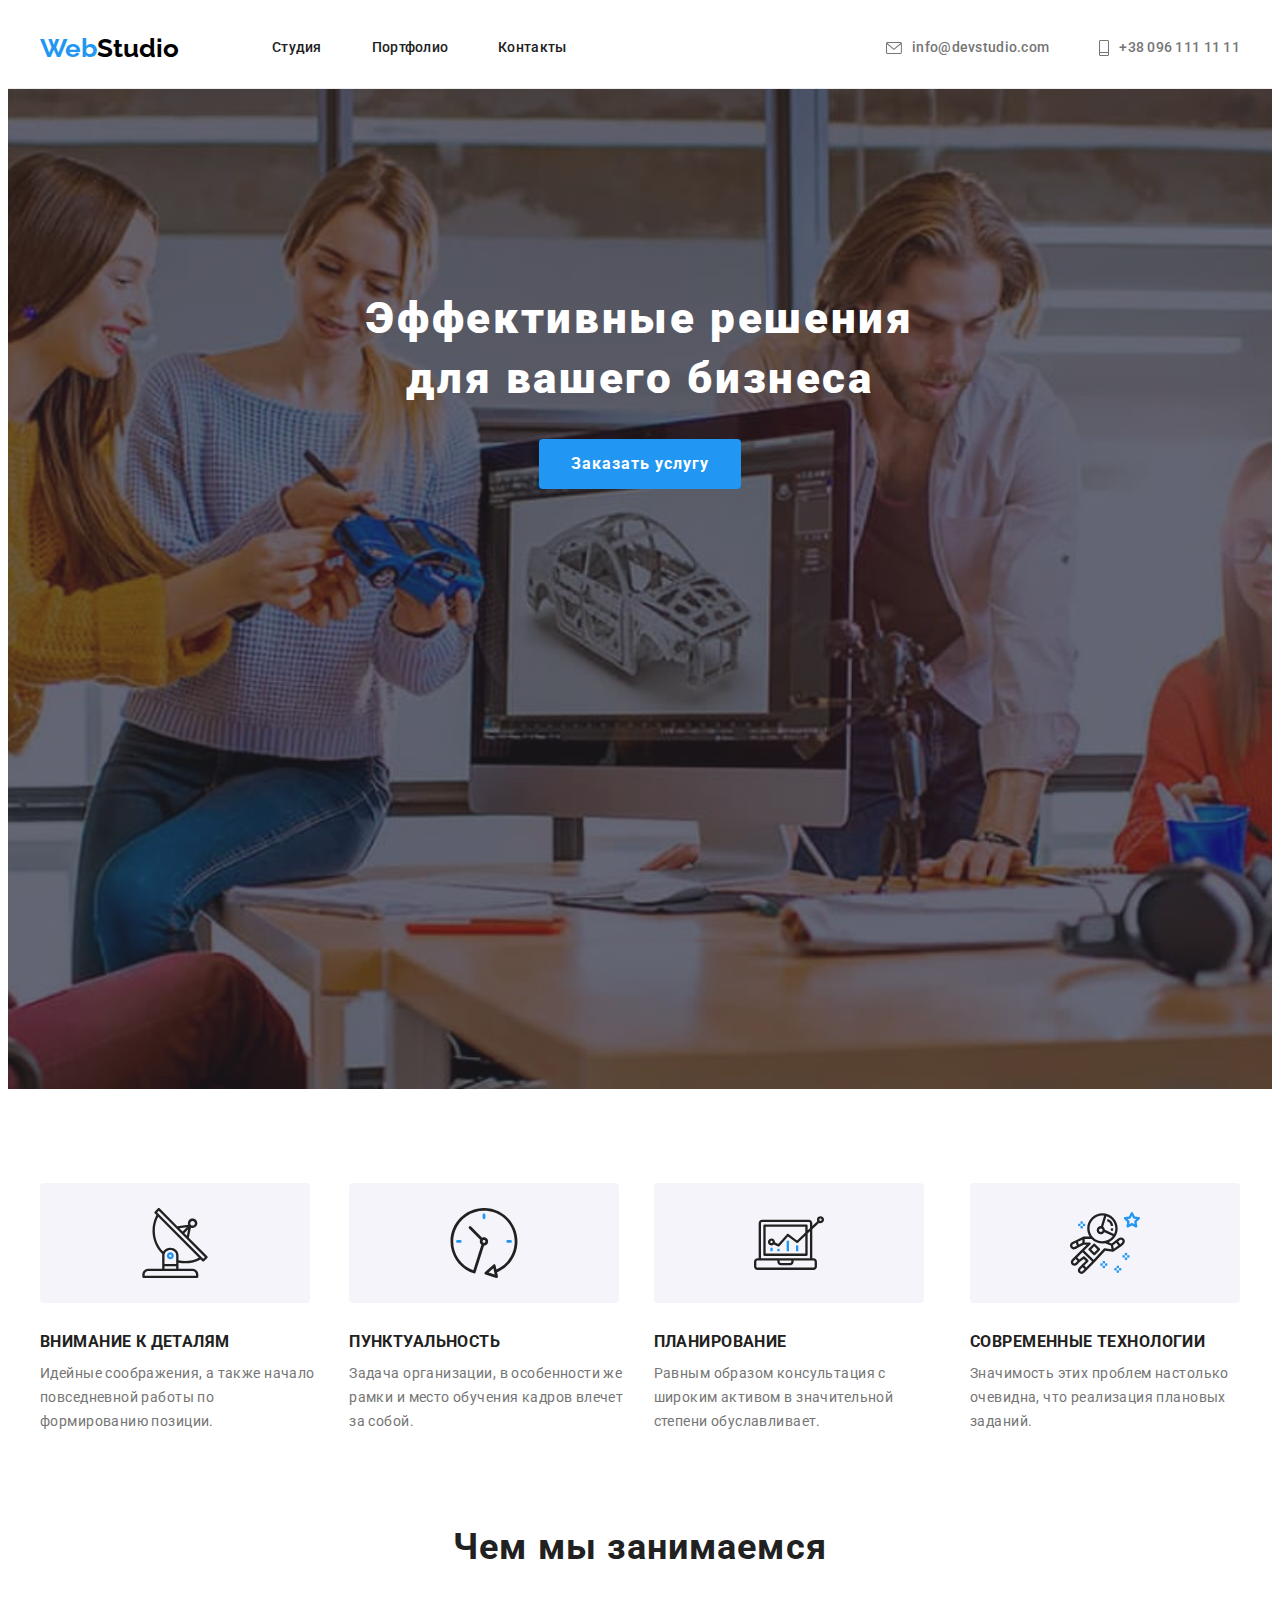
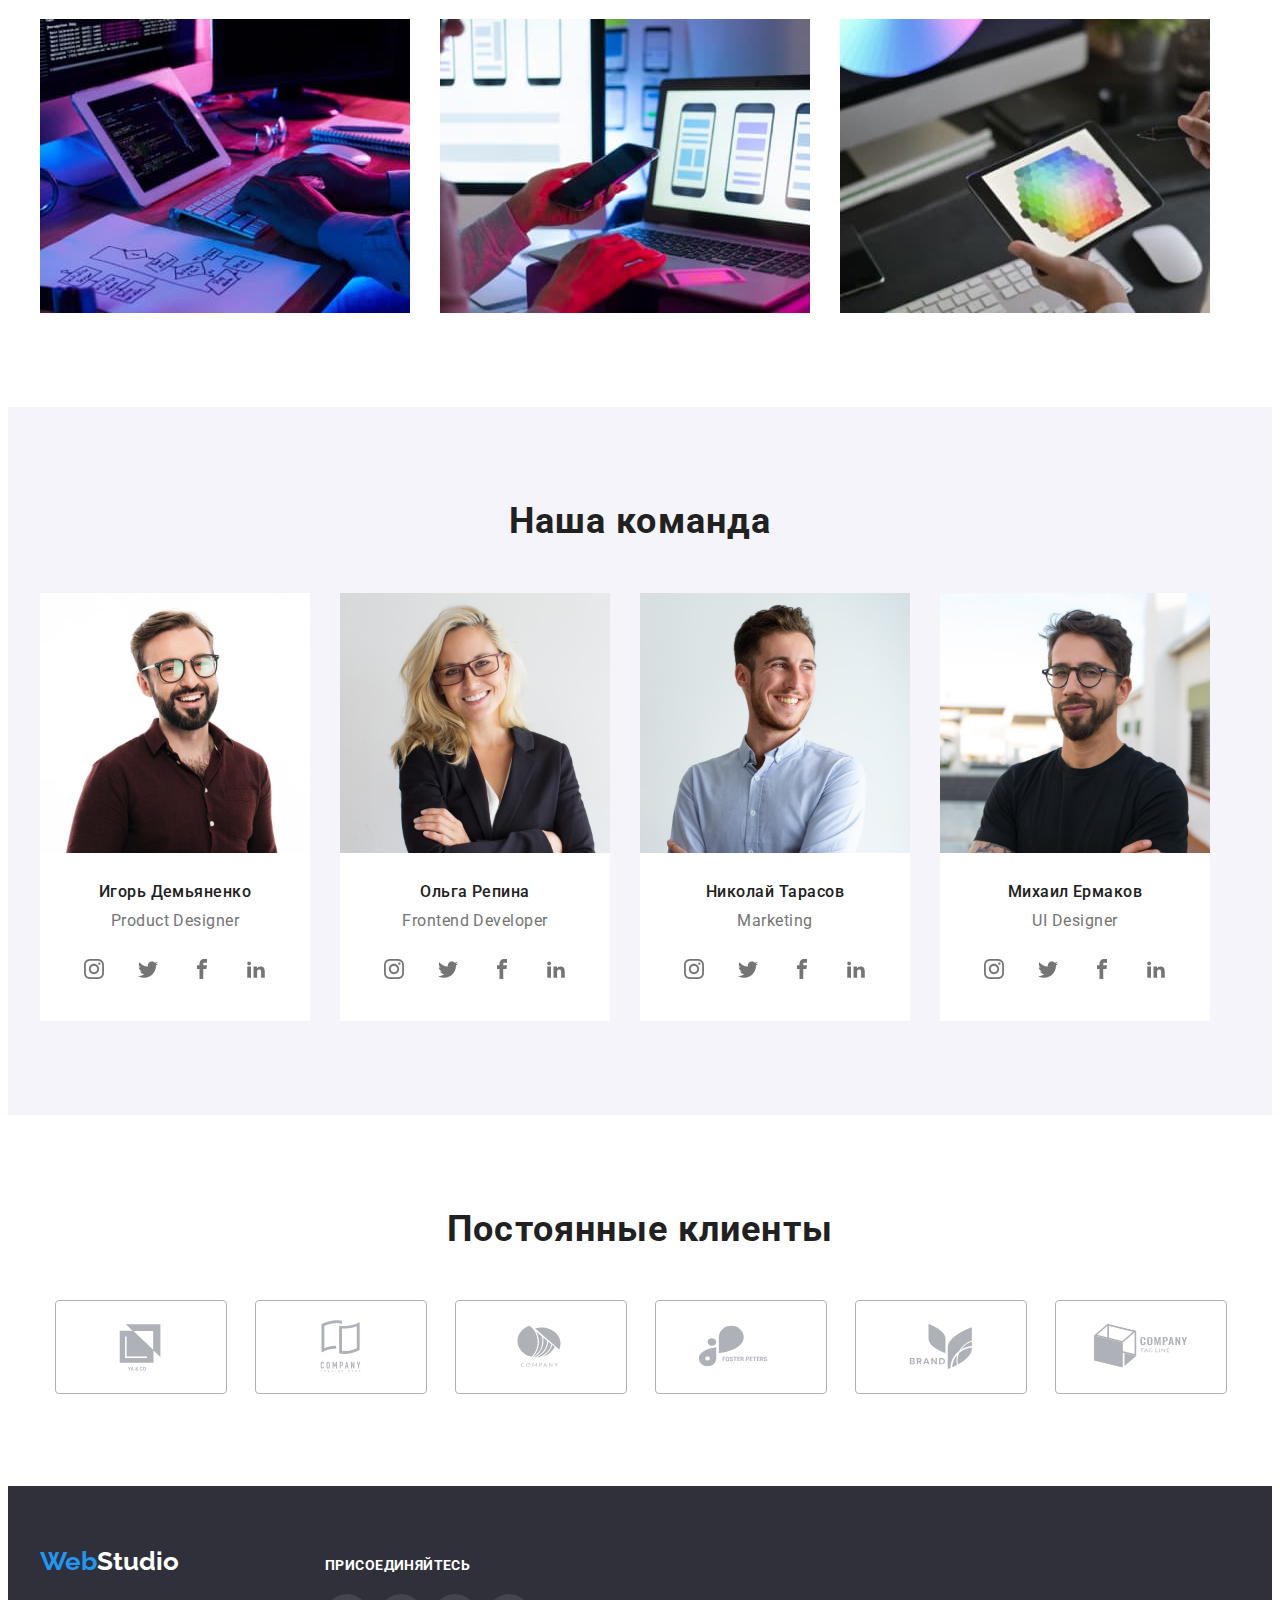
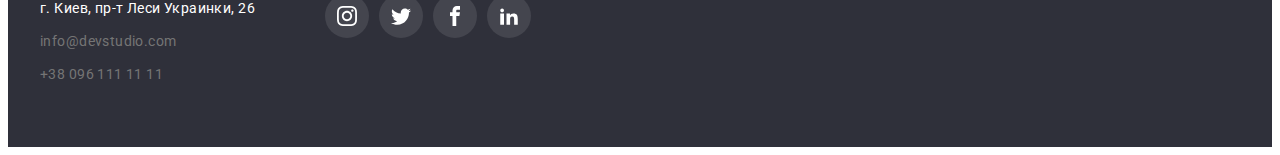
<file: index.html>
<!DOCTYPE html>
<html lang="ru">
<head>
    <meta charset="UTF-8">
    <meta http-equiv="X-UA-Compatible" content="IE=edge">
    <meta name="viewport" content="width=device-width, initial-scale=1.0">
    <title>Студия</title>
    <link rel="preconnect" href="https://fonts.googleapis.com">
<link rel="preconnect" href="https://fonts.gstatic.com" crossorigin>
<link href="https://fonts.googleapis.com/css2?family=Raleway:wght@700&family=Roboto:wght@400;500;700;900&display=swap" rel="stylesheet">
<link rel="stylesheet" href="https://cdnjs.cloudflare.com/ajax/libs/modern-normalize/1.1.0/modern-normalize.min.css" integrity="sha512-wpPYUAdjBVSE4KJnH1VR1HeZfpl1ub8YT/NKx4PuQ5NmX2tKuGu6U/JRp5y+Y8XG2tV+wKQpNHVUX03MfMFn9Q==" crossorigin="anonymous" referrerpolicy="no-referrer" />
<link rel="stylesheet" href="./css/styles.css">
</head>
    <body>
        <header>
            <div class="header-section">
                <div class="conteiner header-conteiner">
                    <nav class="header-nav">
                        <a class="logo-firstpart" href="./index.html">Web<span class="logo-secondpart">Studio</span></a>
                        <ul class="header-nav-list">
                            <li class="header-nav-item"><a class="nav-link" href="./index.html">Студия</a></li>
                            <li class="header-nav-item"><a class="nav-link" href="./portfolio.html">Портфолио</a></li>
                            <li class="header-nav-item"><a class="nav-link" href="" target="_blank" rel="noopener noferrer">Контакты</a></li>
                        </ul>
                    </nav>
                        <ul class="contacts">
                            <li class="contacts-item"><a class="contacts-link" href="mailto:info@devstudio.com"><svg class="mail-icon" width="16" height="12"><use href="./images/icons.svg#icon-mail-icon"></use></svg>info@devstudio.com</a></li>
                            <li class="contacts-item"><a class="contacts-link" href="tel:+38 0961111111"><svg class="tell-icon" width="10" height="16"><use href="./images/icons.svg#icon-tel-icon"></use></svg>+38 096 111 11 11</a></li>
                    </ul>
                </div>     
            </div>
        </header>
    <main>
            <section class="hero overlay">
                <div class="conteiner">
                    <h1 class="hero-title">Эффективные решения<br/> для вашего бизнеса</h1>
                    <button type="button" class="hero-button">Заказать услугу</button>
            </section>
            <section class="section">
                <div class="conteiner">
                    <h2 class="visually-hidden">Наши приоритеты</h2>
                    <ul class="priorities-list">
                        <li class="priorities-title">
                            <div class="icon-conteiner">
                                <svg width="70" height="70"><use href="./images/icons.svg#icon-antenna-1"></use></svg>
                            </div>
                            <h3>ВНИМАНИЕ К ДЕТАЛЯМ</h3>
                                <p class="priorities-text" >Идейные соображения, а также начало повседневной работы по формированию позиции.</p></li>
                        <li class="priorities-title">
                            <div class="icon-conteiner">
                                <svg width="70" height="70"><use href="./images/icons.svg#icon-clock-1"></use></svg>
                            </div>
                            <h3>ПУНКТУАЛЬНОСТЬ</h3>
                                <p class="priorities-text">Задача организации, в особенности же рамки и место обучения кадров влечет за собой.</p></li>
                        <li class="priorities-title">
                            <div class="icon-conteiner">
                                <svg width="70" height="70"><use href="./images/icons.svg#icon-diagram-1"></use></svg>
                            </div>
                            <h3>ПЛАНИРОВАНИЕ</h3>
                                <p class="priorities-text">Равным образом консультация с широким активом в значительной степени обуславливает.</p></li>
                        <li class="priorities-title">
                            <div class="icon-conteiner">
                                <svg width="70" height="70"><use href="./images/icons.svg#icon-astronaut-1"></use></svg>
                            </div>
                            <h3>СОВРЕМЕННЫЕ ТЕХНОЛОГИИ</h3>
                                <p class="priorities-text">Значимость этих проблем настолько очевидна, что реализация плановых заданий.</p></li>
                    </ul>
                </div>
            </div>
        </section>
        <section class="section specification">
            <div class="conteiner">
                <h2 class="specification-title">Чем мы занимаемся</h2>
                <ul class="specification-list">
                    <li class="specification-item"><img src="images\what_are_we_doing.jpg" alt="Проэктируем дизайн" width="370" height="294"></li>
                    <li class="specification-item"><img src="images\what_are_we_doing1.jpg" alt="Адаптация с гаджетами" width="370" height="294"></li>
                    <li class="specification-item"><img src="images\what_are_we_doing2.jpg" alt="Разработка приложений" width="370" height="294"></li>
                </ul>
            </div>
        </section>
        <section class="section team">
            <div class="conteiner">
                    <h2 class="team-title">Наша команда</h2>
                    <ul class="team-list" >
                        <li class="team-item"><img src="images\igor_demiyanenko.jpg" alt="Игорь Демьяненко фото" width="270" height="260">
                            <div class="team-list-card">
                                <h3 class="team-list-name">Игорь Демьяненко</h3>
                                <p class="team-list-profession">Product Designer</p>
                                <ul class="team-sociallink-list">
                                    <li class="team-sociallink-item">
                                        <a href="" class="team-social-link">
                                            <svg class="team-sociall-icon" width="20" height="20">
                                                <use href="./images/icons.svg#icon-instagram"></use>
                                            </svg>
                                        </a>
                                    </li>
                                    <li class="team-sociallink-item">
                                        <a href="" class="team-social-link">
                                            <svg class="team-sociall-icon" width="20" height="20">
                                                <use href="./images/icons.svg#icon-twitter"></use>
                                            </svg>
                                        </a>
                                    </li>
                                    <li class="team-sociallink-item">
                                        <a href="" class="team-social-link">
                                            <svg class="team-sociall-icon" width="20" height="20">
                                                <use href="./images/icons.svg#icon-facebook"></use>
                                            </svg>
                                        </a>
                                    </li>
                                    <li class="team-sociallink-item">
                                        <a href="" class="team-social-link">
                                            <svg class="team-sociall-icon" width="20" height="20">
                                                <use href="./images/icons.svg#icon-linkedin"></use>
                                            </svg>
                                        </a>
                                    </li>
                                </ul>
                            </div>
                        </li>
                        <li class="team-item"><img src="images\olha_repina.jpg" alt="Ольга Репина фото" width="270" height="260">
                            <div class="team-list-card">
                                <h3 class="team-list-name">Ольга Репина</h3>
                                <p class="team-list-profession">Frontend Developer</p>
                                <ul class="team-sociallink-list">
                                    <li class="team-sociallink-item">
                                        <a href="" class="team-social-link">
                                            <svg class="team-sociall-icon" width="20" height="20">
                                                <use href="./images/icons.svg#icon-instagram"></use>
                                            </svg>
                                        </a>
                                    </li>
                                    <li class="team-sociallink-item">
                                        <a href="" class="team-social-link">
                                            <svg class="team-sociall-icon" width="20" height="20">
                                                <use href="./images/icons.svg#icon-twitter"></use>
                                            </svg>
                                        </a>
                                    </li>
                                    <li class="team-sociallink-item">
                                        <a href="" class="team-social-link">
                                            <svg class="team-sociall-icon" width="20" height="20">
                                                <use href="./images/icons.svg#icon-facebook"></use>
                                            </svg>
                                        </a>
                                    </li>
                                    <li class="team-sociallink-item">
                                        <a href="" class="team-social-link">
                                            <svg class="team-sociall-icon" width="20" height="20">
                                                <use href="./images/icons.svg#icon-linkedin"></use>
                                            </svg>
                                        </a>
                                    </li>
                                </ul>
                            </div>
                        </li>
                        <li class="team-item"><img src="images\nikolay_tarasov.jpg" alt="Николай Тарасов фото" width="270" height="260">
                            <div class="team-list-card">
                                <h3 class="team-list-name">Николай Тарасов</h3>
                                <p class="team-list-profession">Marketing</p>
                                <ul class="team-sociallink-list">
                                    <li class="team-sociallink-item">
                                        <a href="" class="team-social-link">
                                            <svg class="team-sociall-icon" width="20" height="20">
                                                <use href="./images/icons.svg#icon-instagram"></use>
                                            </svg>
                                        </a>
                                    </li>
                                    <li class="team-sociallink-item">
                                        <a href="" class="team-social-link">
                                            <svg class="team-sociall-icon" width="20" height="20">
                                                <use href="./images/icons.svg#icon-twitter"></use>
                                            </svg>
                                        </a>
                                    </li>
                                    <li class="team-sociallink-item">
                                        <a href="" class="team-social-link">
                                            <svg class="team-sociall-icon" width="20" height="20">
                                                <use href="./images/icons.svg#icon-facebook"></use>
                                            </svg>
                                        </a>
                                    </li>
                                    <li class="team-sociallink-item">
                                        <a href="" class="team-social-link">
                                            <svg class="team-sociall-icon" width="20" height="20">
                                                <use href="./images/icons.svg#icon-linkedin"></use>
                                            </svg>
                                        </a>
                                    </li>
                                </ul>
                            </div>
                        </li>
                        <li class="team-item"><img src="images\mihail_ermakov.jpg" alt="Михаил Ермаков фото" width="270" height="260">
                            <div class="team-list-card">
                                <h3 class="team-list-name">Михаил Ермаков</h3>
                                <p class="team-list-profession">UI Designer</p>
                                <ul class="team-sociallink-list">
                                    <li class="team-sociallink-item">
                                        <a href="" class="team-social-link">
                                            <svg class="team-sociall-icon" width="20" height="20">
                                                <use href="./images/icons.svg#icon-instagram"></use>
                                            </svg>
                                        </a>
                                    </li>
                                    <li class="team-sociallink-item">
                                        <a href="" class="team-social-link">
                                            <svg class="team-sociall-icon" width="20" height="20">
                                                <use href="./images/icons.svg#icon-twitter"></use>
                                            </svg>
                                        </a>
                                    </li>
                                    <li class="team-sociallink-item">
                                        <a href="" class="team-social-link">
                                            <svg class="team-sociall-icon" width="20" height="20">
                                                <use href="./images/icons.svg#icon-facebook"></use>
                                            </svg>
                                        </a>
                                    </li>
                                    <li class="team-sociallink-item">
                                        <a href="" class="team-social-link">
                                            <svg class="team-sociall-icon" width="20" height="20">
                                                <use href="./images/icons.svg#icon-linkedin"></use>
                                            </svg>
                                        </a>
                                    </li>
                                </ul>
                            </div>
                        </li>
                    </ul>
            </div>
        </section>
        <section class="section">
            <div class="conteiner">
                <h2 class="clients-title">Постоянные клиенты</h2>
                <ul class="clients-list">
                    <li class="clients-item">
                        <a href="" class="clients-link">
                            <svg class="clients-icon" width="106" height="60">
                            <use href="./images/icons.svg#icon-clients-logoone"></use>
                            </svg>
                        </a>
                    </li>
                    <li class="clients-item">
                        <a href="" class="clients-link">
                            <svg class="clients-icon" width="106" height="60">
                                <use href="./images/icons.svg#icon-clients-logotwo"></use>
                            </svg>
                        </a>
                    </li>
                    <li class="clients-item">
                        <a href="" class="clients-link">
                            <svg class="clients-icon" width="106" height="60">
                                <use href="./images/icons.svg#icon-clients-logothree"></use>
                            </svg>
                        </a>
                    </li>
                    <li class="clients-item">
                        <a href="" class="clients-link">
                            <svg class="clients-icon" width="106" height="60">
                                <use href="./images/icons.svg#icon-clients-logofour"></use>
                            </svg>
                        </a>
                    </li>
                    <li class="clients-item">
                        <a href="" class="clients-link">
                            <svg class="clients-icon" width="106" height="60">
                                <use href="./images/icons.svg#icon-clients-logofive"></use>
                            </svg>
                        </a>
                    </li>
                    <li class="clients-item">
                        <a href="" class="clients-link">
                            <svg class="clients-icon" width="106" height="60">
                                <use href="./images/icons.svg#icon-clients-logosix"></use>
                            </svg>
                        </a>
                    </li>
                </ul>

            </div>
        </section>
    </main>
        <footer class="section-footer">
            <div class="conteiner conteiner-footer">
                <div class="footer-logo-part">
                    <a class="logo-firstpartfooter footer-link" href="./index.html">Web<span class="logo-secondpartfooter">Studio</span></a>
                    <address class="address-section">
                        <ul class="footer-address-list">
                            <li class="footer-address"><p>г. Киев, пр-т Леси Украинки, 26</p></li>
                            <li class="footer-contacts"><a class="footer-link" href="mailto:info@devstudio.com">info@devstudio.com</a></li>
                            <li class="footer-contacts"><a class="footer-link" href="tel:+380961111111">+38 096 111 11 11</a></li>
                        </ul>
                    </address>
                </div>
                <div class="footer-join-part">
                    <p class="join-title">ПРИСОЕДИНЯЙТЕСЬ</p>
                    <ul class="join-list">
                        <li class="join-item">
                            <a href="" class="footer-social-link">
                                <svg class="footer-social-icon" width="20" height="20">
                                    <use href="./images/icons.svg#icon-instagram"></use>
                                </svg>
                            </a>
                        </li>
                        <li class="join-item">
                            <a href="" class="footer-social-link">
                                <svg class="footer-social-icon" width="20" height="20">
                                    <use href="./images/icons.svg#icon-twitter"></use>
                                </svg>
                            </a>
                        </li>
                        <li class="join-item">
                            <a href="" class="footer-social-link">
                                <svg class="footer-social-icon" width="20" height="20">
                                    <use href="./images/icons.svg#icon-facebook"></use>
                                </svg>
                            </a>
                        </li>
                        <li class="join-item">
                            <a href="" class="footer-social-link">
                                <svg class="footer-social-icon" width="20" height="20">
                                    <use href="./images/icons.svg#icon-linkedin"></use>
                                </svg>
                            </a>
                        </li>
                    </ul>
                </div>
            </div>
        </footer>
    </body>
</html>
</file>
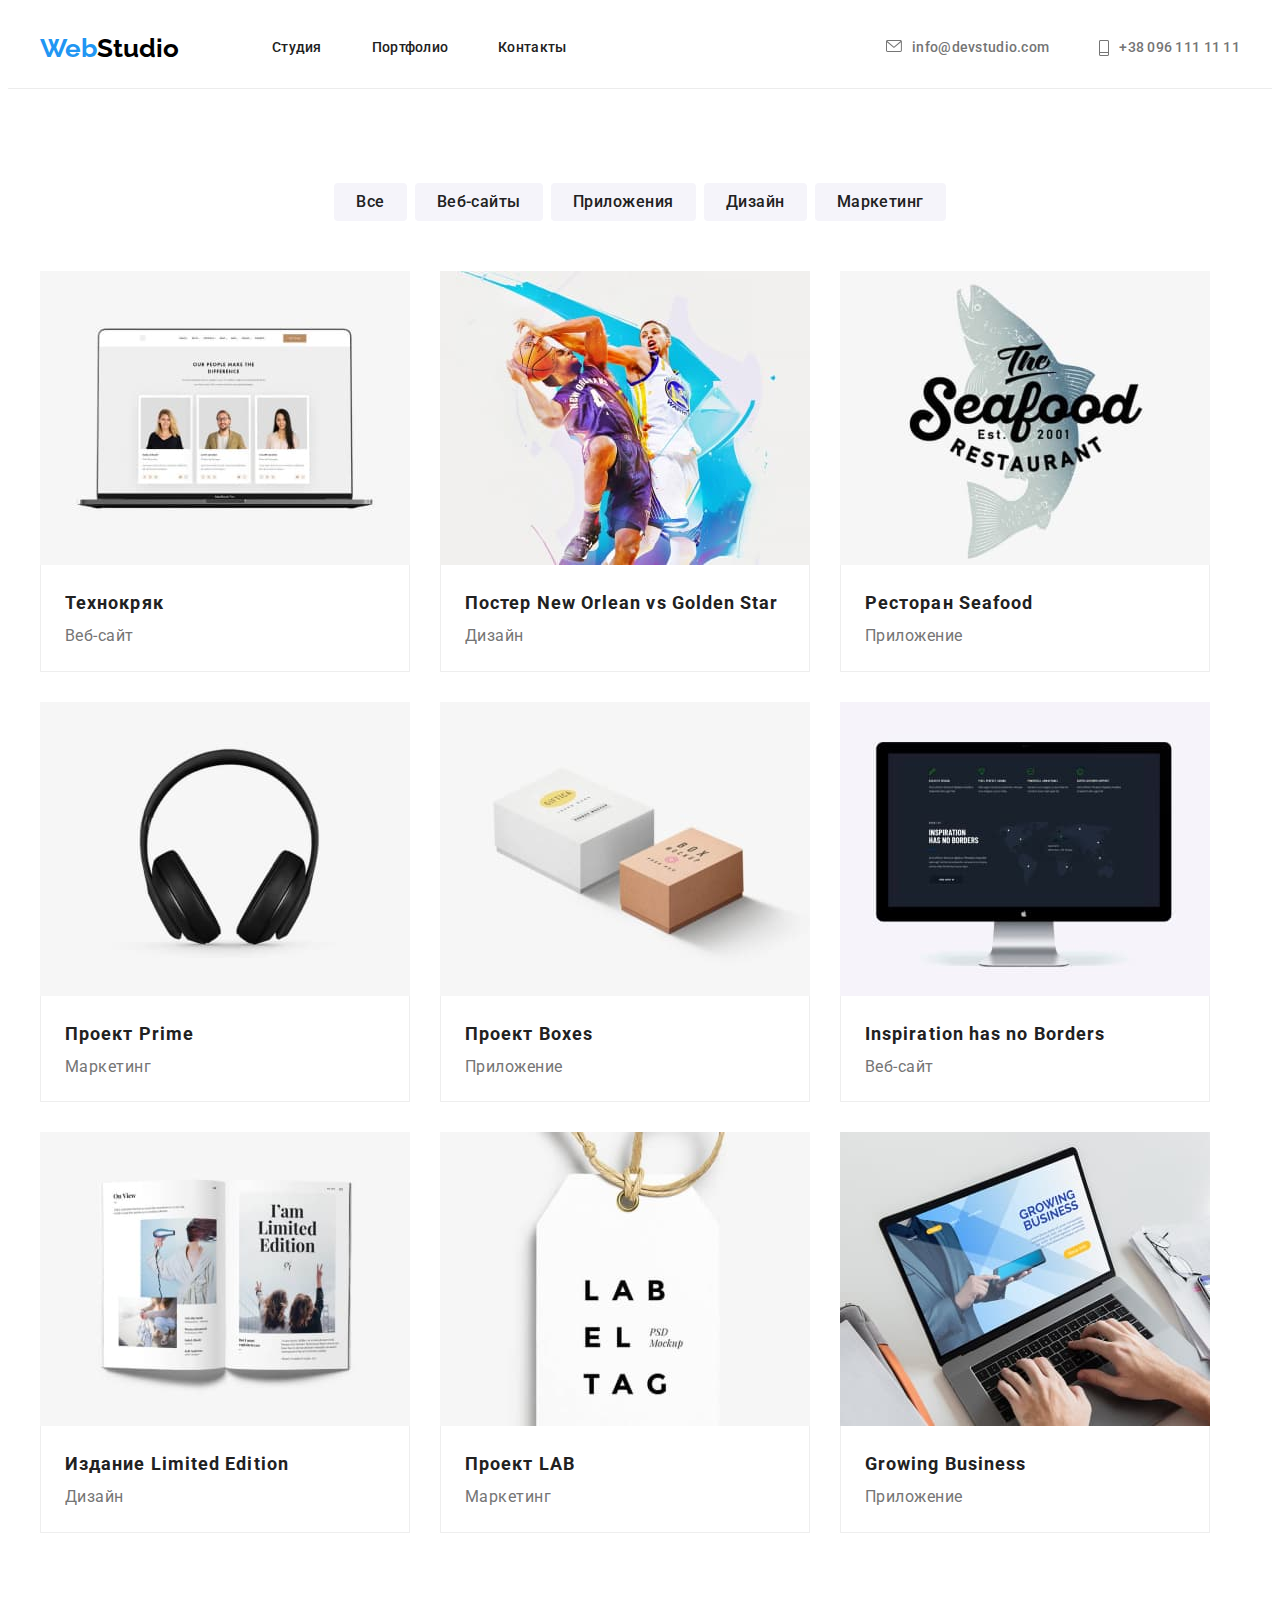
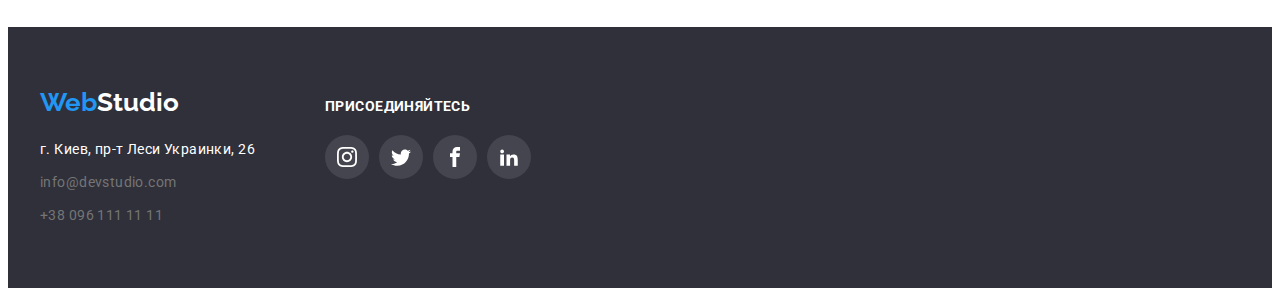
<file: portfolio.html>
<!DOCTYPE html>
<html lang="ru">
<head>
    <meta charset="UTF-8">
    <meta http-equiv="X-UA-Compatible" content="IE=edge">
    <meta name="viewport" content="width=device-width, initial-scale=1.0">
    <title>Портфолио</title>
    <link rel="preconnect" href="https://fonts.googleapis.com">
<link rel="preconnect" href="https://fonts.gstatic.com" crossorigin>
<link href="https://fonts.googleapis.com/css2?family=Raleway:wght@700&family=Roboto:wght@400;500;700;900&display=swap" rel="stylesheet">
<link rel="stylesheet" href="https://cdnjs.cloudflare.com/ajax/libs/modern-normalize/1.1.0/modern-normalize.min.css" integrity="sha512-wpPYUAdjBVSE4KJnH1VR1HeZfpl1ub8YT/NKx4PuQ5NmX2tKuGu6U/JRp5y+Y8XG2tV+wKQpNHVUX03MfMFn9Q==" crossorigin="anonymous" referrerpolicy="no-referrer" />
<link rel="stylesheet" href="./css/styles.css">
</head>
    <body>
        <header>
            <div class="header-section">
                <div class="conteiner header-conteiner">
                    <nav class="header-nav">
                        <a class="logo-firstpart" href="./index.html">Web<span class="logo-secondpart">Studio</span></a>
                        <ul class="header-nav-list">
                            <li class="header-nav-item"><a class="nav-link" href="./index.html">Студия</a></li>
                            <li class="header-nav-item"><a class="nav-link" href="./portfolio.html">Портфолио</a></li>
                            <li class="header-nav-item"><a class="nav-link" href="" target="_blank" rel="noopener noferrer">Контакты</a></li>
                        </ul>
                    </nav>
                        <ul class="contacts">
                            <li class="contacts-item"><a class="contacts-link" href="mailto:info@devstudio.com"><info@devstudio.com><svg class="mail-icon" width="16" height="12"><use href="./images/icons.svg#icon-mail-icon"></use></svg>info@devstudio.com</a></li>
                            <li class="contacts-item"><a class="contacts-link" href="tel:+38 0961111111"><svg class="tell-icon" width="10" height="16"><use href="./images/icons.svg#icon-tel-icon"></use></svg>+38 096 111 11 11</a></li>
                    </ul>
                </div>     
            </div>
        </header>
        <main>
            <section class="section">
                <div class="conteiner">
                    <h1 class="visually-hidden">Наши проекты</h1>
                    <ul class="portfolio-nav">
                        <li class="portfolio-nav-item"><button type="button" class="portfolio-buttons">Все</button></li>
                        <li class="portfolio-nav-item"><button type="button" class="portfolio-buttons">Веб-сайты</button></li>
                        <li class="portfolio-nav-item"><button type="button" class="portfolio-buttons">Приложения</button></li>
                        <li class="portfolio-nav-item"><button type="button" class="portfolio-buttons">Дизайн</button></li>
                        <li class="portfolio-nav-item"><button type="button" class="portfolio-buttons">Маркетинг</button></li>
                    </ul>
                    <ul class="portfolio-box">
                        <li class="portfolio-list">
                            <a class="portfolio-list-item" href=""><img src="./images/pf-notebook.jpg" alt="Главная веб-сайта технокряк фото" width="370" height="294">
                                <div class="portfolio-list-card">
                                    <h2 class="portfolio-list-title">Технокряк</h2>
                                    <p class="portfolio-list-type">Веб-сайт</p>
                                </div> 
                            </a>  
                        </li>
                        <li class="portfolio-list">
                            <a class="portfolio-list-item" href=""><img src="./images/pf-pl-basketboll.jpg" alt="Постер игры двух баскетбольных команд" width="370" height="294">
                                <div class="portfolio-list-card">
                                    <h2 class="portfolio-list-title">Постер New Orlean vs Golden Star</h2>
                                    <p class="portfolio-list-type">Дизайн</p>
                                </div>
                            </a>
                        </li> 
                        <li class="portfolio-list">
                            <a class="portfolio-list-item" href=""><img src="./images/pf-logorestoran.jpg" alt="Логотип рыбного ресторана" width="370" height="294">
                                <div class="portfolio-list-card">
                                    <h2 class="portfolio-list-title">Ресторан Seafood</h2>
                                    <p class="portfolio-list-type">Приложение</p>
                                </div>
                            </a>
                        </li>   
                        <li class="portfolio-list"> 
                            <a class="portfolio-list-item" href=""><img src="./images/pf-headphones.jpg" alt="Науники фото" width="370" height="294">
                                <div class="portfolio-list-card">
                                    <h2 class="portfolio-list-title">Проект Prime</h2>
                                    <p class="portfolio-list-type">Маркетинг</p>
                                </div>
                            </a>
                        </li> 
                        <li class="portfolio-list">
                            <a class="portfolio-list-item" href=""><img src="./images/pf-box.jpg" alt="Коробочки фото" width="370" height="294">
                                <div class="portfolio-list-card">
                                    <h2 class="portfolio-list-title">Проект Boxes</h2>
                                    <p class="portfolio-list-type">Приложение</p>
                                </div>
                            </a>
                        </li> 
                        <li class="portfolio-list"> 
                            <a class="portfolio-list-item" href=""><img src="./images/pf-monitor.jpg" alt="Монитор с открытым веб-сайтом" width="370" height="294">
                                <div class="portfolio-list-card">
                                    <h2 class="portfolio-list-title">Inspiration has no Borders</h2>
                                    <p class="portfolio-list-type">Веб-сайт</p>
                                </div>
                            </a>
                        </li>
                        <li class="portfolio-list">   
                            <a class="portfolio-list-item" href=""><img src="./images/pf-jornal.jpg" alt="Постер журнала" width="370" height="294"> 
                                <div class="portfolio-list-card">
                                    <h2 class="portfolio-list-title">Издание Limited Edition</h2>
                                    <p class="portfolio-list-type">Дизайн</p>
                                </div>
                            </a>
                        </li>  
                        <li class="portfolio-list">
                            <a class="portfolio-list-item" href=""><img src="./images/pf-magazine.jpg" alt="Шильдик магазина" width="370" height="294">
                                <div class="portfolio-list-card">
                                    <h2 class="portfolio-list-title">Проект LAB</h2>
                                    <p class="portfolio-list-type">Маркетинг</p>
                                </div>
                            </a>
                        </li> 
                        <li class="portfolio-list">   
                            <a class="portfolio-list-item" href=""><img src="./images/pf-notebokhands.jpg" alt="Открытый ноутбук с сайтом фото" width="370" height="294">
                                <div class="portfolio-list-card">
                                    <h2 class="portfolio-list-title">Growing Business</h2>
                                    <p class="portfolio-list-type">Приложение</p>
                                </div>
                            </a> 
                        </li> 
                    </ul>   
                </div>
            </section>
        </main>
        <footer class="section-footer">
            <div class="conteiner conteiner-footer">
                <div class="footer-logo-part">
                    <a class="logo-firstpartfooter footer-link" href="./index.html">Web<span class="logo-secondpartfooter">Studio</span></a>
                    <address class="address-section">
                        <ul class="footer-address-list">
                            <li class="footer-address"><p>г. Киев, пр-т Леси Украинки, 26</p></li>
                            <li class="footer-contacts"><a class="footer-link" href="mailto:info@devstudio.com">info@devstudio.com</a></li>
                            <li class="footer-contacts"><a class="footer-link" href="tel:+380961111111">+38 096 111 11 11</a></li>
                        </ul>
                    </address>
                </div>
                <div class="footer-join-part">
                    <p class="join-title">ПРИСОЕДИНЯЙТЕСЬ</p>
                    <ul class="join-list">
                        <li class="join-item">
                            <a href="" class="footer-social-link">
                                <svg class="footer-social-icon" width="20" height="20">
                                    <use href="./images/icons.svg#icon-instagram"></use>
                                </svg>
                            </a>
                        </li>
                        <li class="join-item">
                            <a href="" class="footer-social-link">
                                <svg class="footer-social-icon" width="20" height="20">
                                    <use href="./images/icons.svg#icon-twitter"></use>
                                </svg>
                            </a>
                        </li>
                        <li class="join-item">
                            <a href="" class="footer-social-link">
                                <svg class="footer-social-icon" width="20" height="20">
                                    <use href="./images/icons.svg#icon-facebook"></use>
                                </svg>
                            </a>
                        </li>
                        <li class="join-item">
                            <a href="" class="footer-social-link">
                                <svg class="footer-social-icon" width="20" height="20">
                                    <use href="./images/icons.svg#icon-linkedin"></use>
                                </svg>
                            </a>
                        </li>
                    </ul>
                </div>
            </div>
        </footer>
        </body>
    </html>
</file>
<file: css/styles.css>
:root {
    --hero-title-color: #ffffff;
    --second-title-color: #212121;
    --third-title-color: #212121;
    --main-text-color: #757575;
    --btn-text-color: #ffffff;
    --header-text-color: #212121;
    --accent-color: #2196F3;
    --header-link-color:#757575;
}

p, h1,h2,h3,h4,h5,h6 {
    margin: 0;
}

ul {
    list-style: none;
    padding: 0;
    margin: 0;
}
.visually-hidden {
    position: absolute;
    clip: rect(0 0 0 0);
    width: 1px;
    height: 1px;
    margin: -1px;
    border: 0;
    padding: 0;
    overflow: hidden;
  }

img {
    display: block;
    max-width: 100%;
    height: auto;
}
.conteiner{ 
    width: 1200px;
    padding-left: 15px;
    padding-right: 15px;
    margin: 0 auto;
}
.section {
    padding-top: 94px;
    padding-bottom: 94px;
}

button {
    cursor: pointer;
}

body {
    font-family:"Roboto", sans-serif;
    color: var(--main-text-color)
}

address {
    font-style: normal
}

a {
    text-decoration: none;
}
/*----------------HEADER-------------*/

.header-section {
    border-bottom: 1px solid;
    color: #ECECEC;
}

.header-conteiner {
    display: flex;
    align-items: center;
}
.header-nav-list {
    display: flex;
    margin-left: 93px;
}
.header-nav {
    display: flex;
    align-items: center;
}

.contacts {
    display: flex;
    margin-left: auto;
}

.header-nav-item:not(:last-child){
    margin-right: 50px;
}
.contacts-item+.contacts-item {
    margin-left: 50px;
}

.logo-firstpart {
    font-family: Raleway;
    font-weight: 700;
    font-size: 26px;
    line-height: 1.19;
    color: var(--accent-color);
}
.logo-secondpart {
    color: #000000;
}
.nav-link {
    display: inline-block;
    padding-top: 32px;
    padding-bottom: 32px;

    color:var(--header-text-color);
    font-weight: 500;
    font-size: 14px;
    line-height: 1.14;
    letter-spacing: 0.02em;
}

.mail-icon {
    display:inline-block;
    margin-right: 10px;
    fill:currentColor;
}
.tell-icon {
    display: inline-block;
    margin-right: 10px;
    fill: currentColor;
}
.mail-icon:hover {
    fill: var(--accent-color);
}
.tell-icon:hover {
    fill: var(--accent-color);
}
.contacts-link {
    display: flex;
    padding-top: 32px;
    padding-bottom: 32px;
    align-items: center;

    color: var(--header-link-color);
    font-weight: 500;
    font-size: 14px;
    line-height: 1.14;
    letter-spacing: 0.02em;
}
.contacts-link:hover,
.contacts-link:focus {
    color: var(--accent-color);
}
.nav-link:hover,
.nav-link:focus {
    color: var(--accent-color);
}

/*----------------HERO-------------*/
.hero {
    padding-top: 200px;
    padding-bottom: 200px;

    background-color:#2F303A;
    text-align: center;
}
.overlay {
    max-width: 1600px;
    height: 600px;
    margin-left: auto;
    margin-right: auto;
    background-image: linear-gradient(
       rgba(47, 48, 58, 0.4),
       rgba(47, 48, 58, 0.4)),
    url(../images/hero.jpg);
    background-repeat: no-repeat;
    background-size: cover;
    background-position: center;
}
.hero-title {
    font-weight: 900;
    font-size: 44px;
    line-height: 1.36;
    letter-spacing: 0.06em;
    color: var(--hero-title-color);

}
.hero-button {
    display: inline-block;
    margin-top: 30px;
    padding-top: 10px;
    padding-right: 32px;
    padding-bottom: 10px;
    padding-left: 32px;

    font-family: inherit;
    background-color:var(--accent-color);
    font-weight: 700;
    font-size: 16px;
    line-height: 1.87;
    letter-spacing: 0.06em;
    color:var(--btn-text-color);
    border-radius: 4px;
    border:none ;
}
 /*-----------priorities---------*/ 

.priorities-title {
    font-weight: 700;
    font-size: 14px;
    line-height: 1.14;
    letter-spacing: 0.03em;
    color: var(--third-title-color);
}
.icon-conteiner {
    display: flex;
    width: 270px;
    height: 120px;
    margin-bottom: 30px;

    background: #F5F4FA;
    border-radius: 4px;
    align-items: center;
    justify-content: center;
}

 .priorities-title:not(:last-child){
    margin-right: 30px;
 }
 .priorities-text:not(:last-child){
    margin-right: 30px;
 }
 .priorities-list {
    display: flex;
 }

.priorities-text {
    margin-top: 10px;

    font-weight: 400;
    font-size: 14px;
    line-height: 1.71;
    letter-spacing: 0.03em;
    color: var(--main-text-color);
}
/*-------------specification------------*/

.section.specification {
    padding-top: 0px;
}
.specification-title {
    font-weight: 700;
    font-size: 36px;
    line-height: 1.16;
    letter-spacing: 0.03em;
    color: var(--second-title-color);
}

.specification-item:not(:last-child){
    margin-right: 30px;
}
.specification-list { 
    display: flex;
    margin-top: 50px;
}


.specification-title {
    text-align: center;
}
/*-------------TEAM------------*/

.team {
    background-color:#F5F4FA ;
}
.team-title {
    font-weight: 700;
    font-size: 36px;
    line-height: 1.16;
    letter-spacing: 0.03em;
    color: var(--second-title-color);
}
.team-list-name {
    font-weight: 500;
    font-size: 16px;
    line-height: 1.18;
    letter-spacing: 0.03em;
    color: var(--third-title-color);
}

.team-list {
    display: flex;
    margin-top: 50px;
}
.team-item:not(:last-child){
    margin-right: 30px;
}
.team-list-card {
    padding-top: 30px;
    padding-bottom: 30px;
    text-align: center;
    background-color: #FFFFFF;
}
.team-sociallink-list {
    display: flex;
    justify-content: center;
}

.team-sociallink-item + .team-sociallink-item {
    margin-left: 10px;
}
.team-social-link {
    width: 100%;
    height: 100%;
    display: flex;
    align-items: center;
    justify-content: center;
    width: 44px;
    height: 44px;
    border-radius: 50%;
    fill: var(--main-text-color)
}

.team-social-link:hover,
.team-social-link:focus {
    background-color: var(--accent-color);
    fill: white;
}


.team-sociall-icon 

.team-item {
    background: #FFFFFF;
    box-shadow: 0px 1px 3px rgba(0, 0, 0, 0.12), 0px 1px 1px rgba(0, 0, 0, 0.14), 0px 2px 1px rgba(0, 0, 0, 0.2);
    border-radius: 0px 0px 4px 4px;

}
.team-title {
    text-align: center;
}

.team-list-profession{
    margin-top: 10px;
    margin-bottom: 16px;

    font-size: 16px;
    line-height: 1.18;
    letter-spacing: 0.03em;
    color: var(--main-text-color);
}
/*-----------CLIENTS-----------*/

.clients-title {
    font-weight: 700;
    font-size: 36px;
    line-height: 1.16;
    letter-spacing: 0.03em;
    text-align: center;

    color: var(--second-title-color)
}
.clients-list {
    margin-top: 50px;
    display: flex;
    justify-content: center;
    
}
.clients-item {
    width: 170px;
    height: 92px;
    
    
  
}
.clients-item +.clients-item {
    margin-left: 30px;
}
.clients-link:hover,
.clients-link:focus {
    color: var(--accent-color);
    border-color: var(--accent-color);
}
.clients-link {
    width: 100%;
    height: 100%;
    display: flex;
    justify-content: center;
    align-items: center;
    border: 1px solid #AFB1B8;
    border-radius: 4px;
    
    color: #AFB1B8;
    
}
.clients-icon {
    fill:currentColor;
}

/*-------------footer------------*/
.section-footer {
    padding-top: 60px;
    padding-bottom: 60px;

    background-color: #2F303A;
}


.conteiner-footer {
    display: flex;
    align-items: baseline;
}
.join-list {
    display: flex;
    margin-top: 20px;
}
.footer-join-part {
    margin-left: 70px;
}
.join-item {
    width: 44px;
    height: 44px;
   
}
.join-item +.join-item {
    margin-left: 10px;
}
.footer-social-link {
    width: 100%;
    height: 100%;
    display: flex;
    align-items: center;
    justify-content: center;
    border-radius: 50%;
    background: rgba(255, 255, 255, 0.1);
}
.footer-social-icon {
    fill: #FFFFFF;
}
.footer-social-link:hover,
.footer-social-link:focus {
    background-color: var(--accent-color);
}

.join-title {
    font-weight: 700;
    font-size: 14px;
    line-height: 1.14;
    letter-spacing: 0.03em;
    color: #FFFFFF;
}

.footer-link {
    color: var(--main-text-color);
}


.address-section {
    margin-top:20px ;
}

.logo-firstpartfooter {
    font-family: Raleway;
    font-weight: 700;
    font-size: 26px;
    line-height: 1.19;
    color: var(--accent-color);

}
.logo-secondpartfooter {
    color: #FFFFFF;
}

.footer-contacts {
    margin-top: 9px;
    font-size: 14px;
    line-height: 1.7;
    letter-spacing: 0.03em;
}
.footer-address {
    font-size: 14px;
    line-height: 1.7;
    letter-spacing: 0.03em;
    color: #FFFFFF;

}

/*-------------PORTFOLIO ------------*/

.portfolio-nav-item:not(:last-child){
    margin-right: 8px;
}

.portfolio-nav {
    display: flex;
    justify-content: center;
}

.portfolio-buttons {
    padding: 6px 22px;

    font-family: inherit; 
    background-color: #F5F4FA;
    font-weight: 500;
    font-size: 16px;
    line-height: 1.6;
    letter-spacing: 0.03em;
    color :#212121;
    border: none;
    border-radius: 4px;
}
/*------------PORTFOLIO BOX---------*/


.portfolio-list:nth-child(3n) {
    margin-right: 0;
}
.portfolio-list:nth-last-child(-n+3) {
    margin-bottom: 0;
}

.portfolio-box {
    display: flex;
    flex-wrap: wrap;
    margin-top: 50px;
}
.portfolio-list-title {
    font-weight: 700;
    font-size: 18px;
    line-height: 2;
    letter-spacing: 0.06em;
    color: var(--third-title-color);

}

.portfolio-list {
    margin-right: 30px;
    margin-bottom: 30px;
}

.portfolio-buttons:hover {
    color: #FFFFFF;
    background-color: var(--accent-color);
    box-shadow: 0px 3px 1px rgba(0, 0, 0, 0.1), 0px 1px 2px rgba(0, 0, 0, 0.08), 0px 2px 2px rgba(0, 0, 0, 0.12);
    border-radius: 4px;
}
.portfolio-buttons:focus {
    color: #FFFFFF;
    background-color: var(--accent-color);
    box-shadow: 0px 3px 1px rgba(0, 0, 0, 0.1), 0px 1px 2px rgba(0, 0, 0, 0.08), 0px 2px 2px rgba(0, 0, 0, 0.12);
    border-radius: 4px;
    
}

.portfolio-list-type {
    font-size: 16px;
    line-height: 1.87;
    letter-spacing: 0.03em;
    color:var(--main-text-color);
}
.portfolio-list-card {
    padding-top: 20px;
    padding-right: 24px;
    padding-left: 24px;
    padding-bottom: 20px;

    border-right: 1px solid #EEEEEE;
    border-bottom: 1px solid #EEEEEE;
    border-left: 1px solid #EEEEEE; 

    background-color:#FFFFFF; 
}

.portfolio-list-item {
    display: block;
    color: getcolor('text-primary');  
  }
.portfolio-list-item:hover,
.portfolio-list-item:focus {
    box-shadow: 0px 1px 1px rgba(0, 0, 0, 0.12), 0px 4px 4px rgba(0, 0, 0, 0.06),
    1px 4px 6px rgba(0, 0, 0, 0.16);
}
</file>
